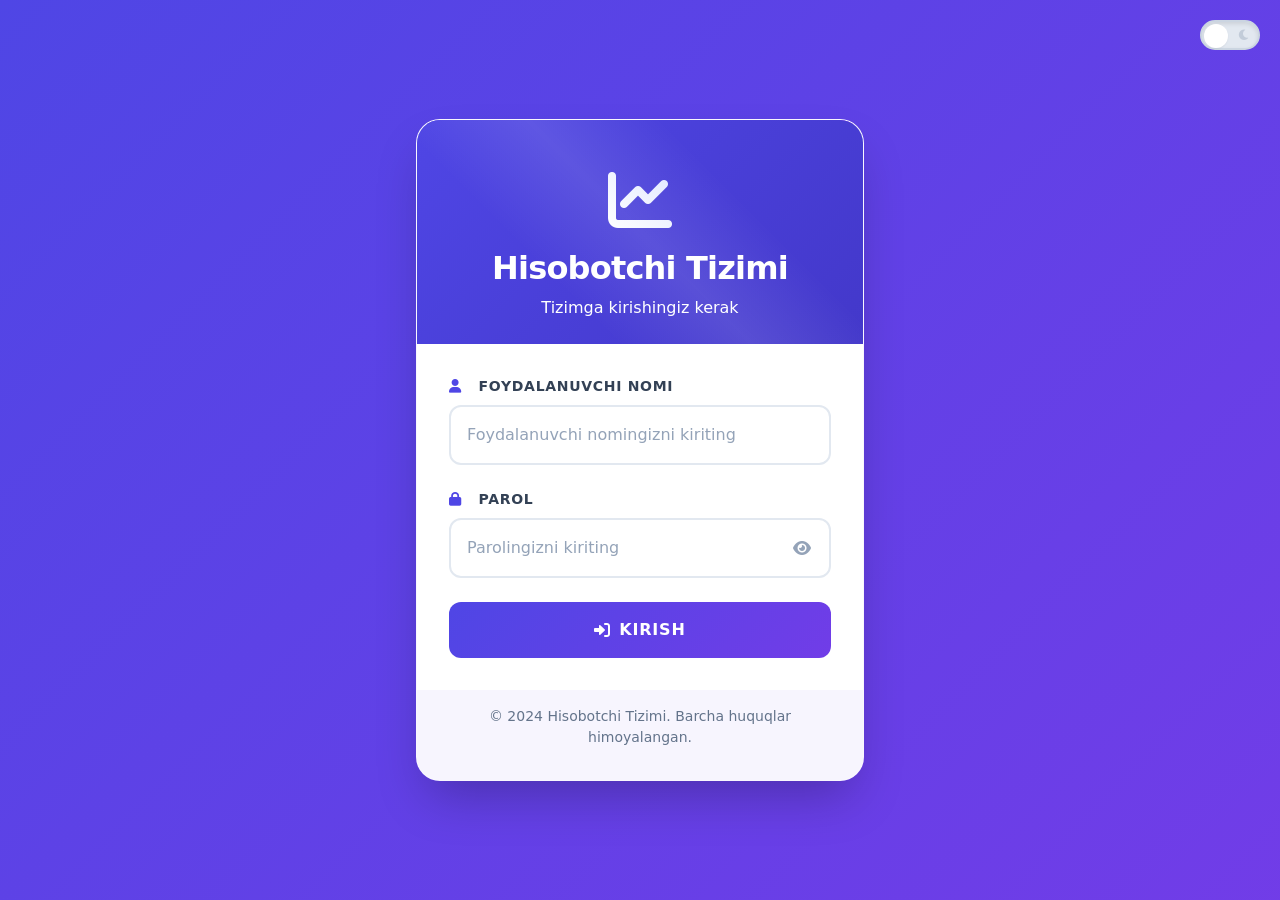
<file: frontend/index.html>
<!DOCTYPE html>
<html lang="uz">
<head>
    <meta charset="UTF-8">
    <meta name="viewport" content="width=device-width, initial-scale=1.0">
    <title>Hisobotchi Tizimi - Kirish</title>
    <link rel="stylesheet" href="css/style.css">
    <link href="https://cdnjs.cloudflare.com/ajax/libs/font-awesome/6.0.0/css/all.min.css" rel="stylesheet">
</head>
<body class="login-page">
    <div class="login-container">
        <div class="login-card transform transition-all hover:scale-105">
            <div class="login-header">
                <i class="fas fa-chart-line animate-bounce"></i>
                <h1 class="animate-fade-in-down">Hisobotchi Tizimi</h1>
                <p class="animate-fade-in-down">Tizimga kirishingiz kerak</p>
            </div>
            
            <form id="loginForm" class="login-form">
                <div class="form-group animate-fade-in-up">
                    <label for="username">
                        <i class="fas fa-user transition-transform"></i>
                        Foydalanuvchi nomi
                    </label>
                    <input type="text" id="username" name="username" required 
                           placeholder="Foydalanuvchi nomingizni kiriting"
                           class="transition-all transform hover:-translate-y-1">
                </div>
                
                <div class="form-group animate-fade-in-up">
                    <label for="password">
                        <i class="fas fa-lock transition-transform"></i>
                        Parol
                    </label>
                    <input type="password" id="password" name="password" required 
                           placeholder="Parolingizni kiriting"
                           class="transition-all transform hover:-translate-y-1">
                    <span class="password-toggle transition-all hover:scale-110" onclick="togglePassword()">
                        <i class="fas fa-eye" id="toggleIcon"></i>
                    </span>
                </div>
                
                <button type="submit" class="login-btn transition-all transform hover:-translate-y-2 hover:shadow-primary">
                    <i class="fas fa-sign-in-alt"></i>
                    <span>Kirish</span>
                </button>
            </form>
            
            <div class="login-footer animate-fade-in">
                <p>&copy; 2024 Hisobotchi Tizimi. Barcha huquqlar himoyalangan.</p>
            </div>
        </div>
    </div>
    
    <!-- Theme Toggle Button -->
    <div class="theme-toggle animate-fade-in" onclick="toggleTheme()" style="position: fixed; top: 20px; right: 20px; z-index: 1000;">
        <i class="fas fa-sun sun-icon"></i>
        <i class="fas fa-moon moon-icon"></i>
    </div>

    <!-- Toast notification -->
    <div id="toast" class="toast">
        <span id="toast-message"></span>
        <button id="toast-close">&times;</button>
    </div>
    
    <!-- Loading spinner -->
    <div id="loading" class="loading-overlay">
        <div class="spinner"></div>
    </div>
    
    <script src="js/config.js"></script>
    <script src="js/auth.js"></script>
    <script>
        function togglePassword() {
            const passwordInput = document.getElementById('password');
            const toggleIcon = document.getElementById('toggleIcon');
            
            if (passwordInput.type === 'password') {
                passwordInput.type = 'text';
                toggleIcon.classList.remove('fa-eye');
                toggleIcon.classList.add('fa-eye-slash');
            } else {
                passwordInput.type = 'password';
                toggleIcon.classList.remove('fa-eye-slash');
                toggleIcon.classList.add('fa-eye');
            }
        }
    </script>
</body>
</html>
</file>
<file: frontend/css/style.css>
/* Modern CSS Framework - Tailwind inspired with React-like components */

/* CSS Custom Properties (Tailwind-like design tokens) */
:root {
    /* Colors - Tailwind inspired palette */
    --slate-50: #f8fafc;
    --slate-100: #f1f5f9;
    --slate-200: #e2e8f0;
    --slate-300: #cbd5e1;
    --slate-400: #94a3b8;
    --slate-500: #64748b;
    --slate-600: #475569;
    --slate-700: #334155;
    --slate-800: #1e293b;
    --slate-900: #0f172a;

    --blue-50: #eff6ff;
    --blue-100: #dbeafe;
    --blue-200: #bfdbfe;
    --blue-300: #93c5fd;
    --blue-400: #60a5fa;
    --blue-500: #3b82f6;
    --blue-600: #2563eb;
    --blue-700: #1d4ed8;
    --blue-800: #1e40af;
    --blue-900: #1e3a8a;

    --indigo-500: #6366f1;
    --indigo-600: #4f46e5;
    --indigo-700: #4338ca;
    --indigo-800: #3730a3;

    --purple-500: #a855f7;
    --purple-600: #9333ea;
    --purple-700: #7c3aed;

    --pink-500: #ec4899;
    --pink-600: #db2777;

    --emerald-500: #10b981;
    --emerald-600: #059669;
    --emerald-700: #047857;

    --red-500: #ef4444;
    --red-600: #dc2626;
    --red-700: #b91c1c;

    --amber-500: #f59e0b;
    --amber-600: #d97706;

    --cyan-500: #06b6d4;
    --cyan-600: #0891b2;

    /* Spacing (Tailwind spacing scale) */
    --space-1: 0.25rem;
    --space-2: 0.5rem;
    --space-3: 0.75rem;
    --space-4: 1rem;
    --space-5: 1.25rem;
    --space-6: 1.5rem;
    --space-8: 2rem;
    --space-10: 2.5rem;
    --space-12: 3rem;
    --space-16: 4rem;
    --space-20: 5rem;
    --space-24: 6rem;

    /* Shadows (Tailwind shadows) */
    --shadow-sm: 0 1px 2px 0 rgba(0, 0, 0, 0.05);
    --shadow: 0 1px 3px 0 rgba(0, 0, 0, 0.1), 0 1px 2px 0 rgba(0, 0, 0, 0.06);
    --shadow-md: 0 4px 6px -1px rgba(0, 0, 0, 0.1), 0 2px 4px -1px rgba(0, 0, 0, 0.06);
    --shadow-lg: 0 10px 15px -3px rgba(0, 0, 0, 0.1), 0 4px 6px -2px rgba(0, 0, 0, 0.05);
    --shadow-xl: 0 20px 25px -5px rgba(0, 0, 0, 0.1), 0 10px 10px -5px rgba(0, 0, 0, 0.04);
    --shadow-2xl: 0 25px 50px -12px rgba(0, 0, 0, 0.25);
    --shadow-inner: inset 0 2px 4px 0 rgba(0, 0, 0, 0.06);

    /* Border radius (Tailwind border radius) */
    --rounded-none: 0;
    --rounded-sm: 0.125rem;
    --rounded: 0.25rem;
    --rounded-md: 0.375rem;
    --rounded-lg: 0.5rem;
    --rounded-xl: 0.75rem;
    --rounded-2xl: 1rem;
    --rounded-3xl: 1.5rem;
    --rounded-full: 9999px;

    /* Transitions */
    --transition-none: none;
    --transition-all: all 150ms cubic-bezier(0.4, 0, 0.2, 1);
    --transition-colors: color 150ms cubic-bezier(0.4, 0, 0.2, 1), background-color 150ms cubic-bezier(0.4, 0, 0.2, 1), border-color 150ms cubic-bezier(0.4, 0, 0.2, 1);
    --transition-opacity: opacity 150ms cubic-bezier(0.4, 0, 0.2, 1);
    --transition-shadow: box-shadow 150ms cubic-bezier(0.4, 0, 0.2, 1);
    --transition-transform: transform 150ms cubic-bezier(0.4, 0, 0.2, 1);

    /* Animation durations */
    --duration-75: 75ms;
    --duration-100: 100ms;
    --duration-150: 150ms;
    --duration-200: 200ms;
    --duration-300: 300ms;
    --duration-500: 500ms;
    --duration-700: 700ms;
    --duration-1000: 1000ms;

    /* Animation timing functions */
    --ease-linear: linear;
    --ease-in: cubic-bezier(0.4, 0, 1, 1);
    --ease-out: cubic-bezier(0, 0, 0.2, 1);
    --ease-in-out: cubic-bezier(0.4, 0, 0.2, 1);

    /* Typography */
    --font-sans: ui-sans-serif, system-ui, -apple-system, BlinkMacSystemFont, "Segoe UI", Roboto, "Helvetica Neue", Arial, "Noto Sans", sans-serif;
    --font-mono: ui-monospace, SFMono-Regular, "SF Mono", Consolas, "Liberation Mono", Menlo, monospace;

    /* Line heights */
    --leading-3: .75rem;
    --leading-4: 1rem;
    --leading-5: 1.25rem;
    --leading-6: 1.5rem;
    --leading-7: 1.75rem;
    --leading-8: 2rem;
    --leading-9: 2.25rem;
    --leading-10: 2.5rem;

    /* Dark mode colors */
    --dark-bg-primary: #0f0f0f;
    --dark-bg-secondary: #1a1a1a;
    --dark-bg-tertiary: #262626;
    --dark-bg-card: #1e1e1e;
    --dark-bg-modal: #1c1c1e;
    
    --dark-text-primary: #ffffff;
    --dark-text-secondary: #a1a1aa;
    --dark-text-muted: #71717a;
    
    --dark-border-primary: #404040;
    --dark-border-secondary: #525252;
    
    --dark-blue-800: #1e3a8a;
    --dark-blue-900: #1e40af;
    --dark-slate-700: #334155;
    --dark-slate-800: #1e293b;
    --dark-slate-900: #0f172a;
    
    --dark-steel-400: #6b7280;
    --dark-steel-500: #4b5563;
    --dark-steel-600: #374151;
    --dark-steel-700: #1f2937;
    --dark-steel-800: #111827;
    
    /* Legacy variables for compatibility */
    --primary-color: var(--indigo-600);
    --primary-dark: var(--indigo-700);
    --secondary-color: var(--emerald-500);
    --danger-color: var(--red-500);
    --warning-color: var(--amber-500);
    --info-color: var(--cyan-500);
    --light-color: var(--slate-50);
    --dark-color: var(--slate-800);
    --border-color: var(--slate-200);
    --transition: var(--transition-all);
}

/* Reset and Base Styles */
*,
*::before,
*::after {
    box-sizing: border-box;
    border-width: 0;
    border-style: solid;
    border-color: var(--slate-200);
}

html {
    line-height: 1.5;
    -webkit-text-size-adjust: 100%;
    -moz-tab-size: 4;
    tab-size: 4;
    font-family: var(--font-sans);
    font-feature-settings: normal;
    font-variation-settings: normal;
}

body {
    margin: 0;
    line-height: inherit;
    color: var(--slate-700);
    background-color: var(--slate-50);
    min-height: 100vh;
    font-family: var(--font-sans);
    -webkit-font-smoothing: antialiased;
    -moz-osx-font-smoothing: grayscale;
}

/* Typography */
h1, h2, h3, h4, h5, h6 {
    font-size: inherit;
    font-weight: inherit;
    margin: 0;
}

h1 { 
    font-size: 2.25rem; 
    line-height: 2.5rem;
    font-weight: 800;
    letter-spacing: -0.025em;
}

h2 { 
    font-size: 1.875rem; 
    line-height: 2.25rem;
    font-weight: 700;
    letter-spacing: -0.025em;
}

h3 { 
    font-size: 1.5rem; 
    line-height: 2rem;
    font-weight: 600;
}

p {
    margin: 0;
}

a {
    color: inherit;
    text-decoration: inherit;
}

button {
    font-family: inherit;
    font-size: 100%;
    font-weight: inherit;
    line-height: inherit;
    color: inherit;
    margin: 0;
    padding: 0;
}

input, select, textarea {
    font-family: inherit;
    font-size: 100%;
    font-weight: inherit;
    line-height: inherit;
    color: inherit;
    margin: 0;
    padding: 0;
}

table {
    text-indent: 0;
    border-color: inherit;
    border-collapse: collapse;
}

/* Modern Component Animations */
@keyframes fadeIn {
    from {
        opacity: 0;
    }
    to {
        opacity: 1;
    }
}

@keyframes fadeInUp {
    from {
        opacity: 0;
        transform: translateY(1rem);
    }
    to {
        opacity: 1;
        transform: translateY(0);
    }
}

@keyframes fadeInDown {
    from {
        opacity: 0;
        transform: translateY(-1rem);
    }
    to {
        opacity: 1;
        transform: translateY(0);
    }
}

@keyframes slideInRight {
    from {
        opacity: 0;
        transform: translateX(100%);
    }
    to {
        opacity: 1;
        transform: translateX(0);
    }
}

@keyframes slideInLeft {
    from {
        opacity: 0;
        transform: translateX(-100%);
    }
    to {
        opacity: 1;
        transform: translateX(0);
    }
}

@keyframes scaleIn {
    from {
        opacity: 0;
        transform: scale(0.95);
    }
    to {
        opacity: 1;
        transform: scale(1);
    }
}

@keyframes bounce {
    0%, 20%, 53%, 80%, 100% {
        animation-timing-function: cubic-bezier(0.215, 0.61, 0.355, 1);
        transform: translateY(0);
    }
    40%, 43% {
        animation-timing-function: cubic-bezier(0.755, 0.05, 0.855, 0.06);
        transform: translateY(-0.375rem);
    }
    70% {
        animation-timing-function: cubic-bezier(0.755, 0.05, 0.855, 0.06);
        transform: translateY(-0.1875rem);
    }
    90% {
        transform: translateY(-0.09375rem);
    }
}

@keyframes pulse {
    0%, 100% {
        opacity: 1;
    }
    50% {
        opacity: .5;
    }
}

@keyframes spin {
    from {
        transform: rotate(0deg);
    }
    to {
        transform: rotate(360deg);
    }
}

@keyframes ping {
    75%, 100% {
        transform: scale(2);
        opacity: 0;
    }
}

@keyframes wiggle {
    0%, 100% {
        transform: rotate(-3deg);
    }
    50% {
        transform: rotate(3deg);
    }
}

/* Modern Glass Effect */
@keyframes glassMorphism {
    0% {
        backdrop-filter: blur(0px);
        background: rgba(255, 255, 255, 0.1);
    }
    100% {
        backdrop-filter: blur(20px);
        background: rgba(255, 255, 255, 0.25);
    }
}

/* Modern Gradient Animations */
@keyframes gradientShift {
    0% {
        background-position: 0% 50%;
    }
    50% {
        background-position: 100% 50%;
    }
    100% {
        background-position: 0% 50%;
    }
}

/* Utility Classes - Tailwind inspired */
.animate-fade-in { animation: fadeIn var(--duration-300) var(--ease-out); }
.animate-fade-in-up { animation: fadeInUp var(--duration-500) var(--ease-out); }
.animate-fade-in-down { animation: fadeInDown var(--duration-500) var(--ease-out); }
.animate-slide-in-right { animation: slideInRight var(--duration-300) var(--ease-out); }
.animate-slide-in-left { animation: slideInLeft var(--duration-300) var(--ease-out); }
.animate-scale-in { animation: scaleIn var(--duration-200) var(--ease-out); }
.animate-bounce { animation: bounce 1s infinite; }
.animate-pulse { animation: pulse 2s cubic-bezier(0.4, 0, 0.6, 1) infinite; }
.animate-spin { animation: spin 1s linear infinite; }
.animate-ping { animation: ping 1s cubic-bezier(0, 0, 0.2, 1) infinite; }
.animate-wiggle { animation: wiggle 1s ease-in-out infinite; }
.animate-gradient { animation: gradientShift 3s ease infinite; }

/* Transition utilities */
.transition-all { transition: var(--transition-all); }
.transition-colors { transition: var(--transition-colors); }
.transition-opacity { transition: var(--transition-opacity); }
.transition-shadow { transition: var(--transition-shadow); }
.transition-transform { transition: var(--transition-transform); }

/* Transform utilities */
.transform { transform: translateX(var(--tw-translate-x, 0)) translateY(var(--tw-translate-y, 0)) rotate(var(--tw-rotate, 0)) skewX(var(--tw-skew-x, 0)) skewY(var(--tw-skew-y, 0)) scaleX(var(--tw-scale-x, 1)) scaleY(var(--tw-scale-y, 1)); }
.scale-95 { --tw-scale-x: .95; --tw-scale-y: .95; }
.scale-100 { --tw-scale-x: 1; --tw-scale-y: 1; }
.scale-105 { --tw-scale-x: 1.05; --tw-scale-y: 1.05; }
.scale-110 { --tw-scale-x: 1.1; --tw-scale-y: 1.1; }

/* Hover effects */
.hover\:scale-105:hover { --tw-scale-x: 1.05; --tw-scale-y: 1.05; }
.hover\:scale-110:hover { --tw-scale-x: 1.1; --tw-scale-y: 1.1; }
.hover\:-translate-y-1:hover { --tw-translate-y: -0.25rem; }
.hover\:-translate-y-2:hover { --tw-translate-y: -0.5rem; }

/* Modern Glass Morphism Effect */
.glass {
    background: rgba(255, 255, 255, 0.25);
    backdrop-filter: blur(20px);
    border: 1px solid rgba(255, 255, 255, 0.18);
}

.glass-dark {
    background: rgba(0, 0, 0, 0.25);
    backdrop-filter: blur(20px);
    border: 1px solid rgba(255, 255, 255, 0.18);
}

/* Modern Gradient Backgrounds */
.bg-gradient-primary {
    background: linear-gradient(135deg, var(--indigo-600), var(--purple-600));
    background-size: 200% 200%;
}

.bg-gradient-secondary {
    background: linear-gradient(135deg, var(--emerald-500), var(--cyan-500));
    background-size: 200% 200%;
}

.bg-gradient-danger {
    background: linear-gradient(135deg, var(--red-500), var(--pink-500));
    background-size: 200% 200%;
}

.bg-gradient-rainbow {
    background: linear-gradient(135deg, 
        var(--indigo-600), 
        var(--purple-600), 
        var(--pink-500), 
        var(--red-500), 
        var(--amber-500), 
        var(--emerald-500), 
        var(--cyan-500));
    background-size: 400% 400%;
}

/* Shadow utilities */
.shadow-sm { box-shadow: var(--shadow-sm); }
.shadow { box-shadow: var(--shadow); }
.shadow-md { box-shadow: var(--shadow-md); }
.shadow-lg { box-shadow: var(--shadow-lg); }
.shadow-xl { box-shadow: var(--shadow-xl); }
.shadow-2xl { box-shadow: var(--shadow-2xl); }
.shadow-inner { box-shadow: var(--shadow-inner); }
.shadow-none { box-shadow: none; }

/* Colored shadows */
.shadow-primary { box-shadow: 0 10px 15px -3px rgba(79, 70, 229, 0.4), 0 4px 6px -2px rgba(79, 70, 229, 0.05); }
.shadow-secondary { box-shadow: 0 10px 15px -3px rgba(16, 185, 129, 0.4), 0 4px 6px -2px rgba(16, 185, 129, 0.05); }
.shadow-danger { box-shadow: 0 10px 15px -3px rgba(239, 68, 68, 0.4), 0 4px 6px -2px rgba(239, 68, 68, 0.05); }

/* ===== DARK MODE STYLES ===== */
[data-theme="dark"] {
    color-scheme: dark;
}

/* Dark Mode Body */
[data-theme="dark"] body {
    background: linear-gradient(135deg, var(--dark-bg-primary) 0%, var(--dark-bg-secondary) 50%, var(--dark-steel-800) 100%);
    color: var(--dark-text-primary);
}

/* Dark Mode Login Page */
[data-theme="dark"] .login-page {
    background: linear-gradient(135deg, 
        var(--dark-slate-900), 
        var(--dark-blue-900), 
        var(--dark-steel-800),
        var(--dark-slate-800));
    background-size: 400% 400%;
}

[data-theme="dark"] .login-card {
    background: rgba(30, 30, 30, 0.95);
    backdrop-filter: blur(20px);
    border: 1px solid var(--dark-border-primary);
    box-shadow: 0 25px 50px -12px rgba(0, 0, 0, 0.8);
}

[data-theme="dark"] .login-header {
    background: linear-gradient(135deg, var(--dark-blue-900), var(--dark-slate-800));
}

[data-theme="dark"] .login-form {
    background: var(--dark-bg-card);
}

[data-theme="dark"] .form-group label {
    color: var(--dark-text-secondary);
}

[data-theme="dark"] .form-group input,
[data-theme="dark"] .form-group select,
[data-theme="dark"] .form-group textarea {
    background: var(--dark-bg-tertiary);
    border-color: var(--dark-border-primary);
    color: var(--dark-text-primary);
}

[data-theme="dark"] .form-group input::placeholder {
    color: var(--dark-text-muted);
}

[data-theme="dark"] .form-group input:focus,
[data-theme="dark"] .form-group select:focus,
[data-theme="dark"] .form-group textarea:focus {
    border-color: var(--indigo-500);
    box-shadow: 0 0 0 4px rgba(79, 70, 229, 0.2);
    background: var(--dark-bg-secondary);
}

/* Dark Mode Navigation */
[data-theme="dark"] .navbar {
    background: var(--dark-bg-card);
    border-bottom: 1px solid var(--dark-border-primary);
    box-shadow: 0 4px 6px -1px rgba(0, 0, 0, 0.3);
}

[data-theme="dark"] .nav-brand {
    color: var(--indigo-400);
}

[data-theme="dark"] .nav-link {
    color: var(--dark-text-secondary);
}

[data-theme="dark"] .nav-link:hover,
[data-theme="dark"] .nav-link.active {
    background: linear-gradient(135deg, var(--indigo-600), var(--dark-blue-800));
    color: white;
}

[data-theme="dark"] .user-info span {
    color: var(--dark-text-primary);
}

[data-theme="dark"] .user-role {
    color: var(--dark-text-muted);
}

[data-theme="dark"] .dropdown-menu {
    background: var(--dark-bg-modal);
    border: 1px solid var(--dark-border-primary);
    box-shadow: 0 20px 25px -5px rgba(0, 0, 0, 0.4);
}

[data-theme="dark"] .dropdown-menu a {
    color: var(--dark-text-primary);
}

[data-theme="dark"] .dropdown-menu a:hover {
    background: var(--dark-bg-tertiary);
    color: var(--indigo-400);
}

/* Dark Mode Main Content */
[data-theme="dark"] .main-content {
    background: transparent;
}

[data-theme="dark"] .welcome-section h1 {
    color: var(--dark-text-primary);
}

[data-theme="dark"] .welcome-section p {
    color: var(--dark-text-secondary);
}

/* Dark Mode Cards */
[data-theme="dark"] .stat-card {
    background: var(--dark-bg-card);
    border: 1px solid var(--dark-border-primary);
    box-shadow: 0 4px 6px -1px rgba(0, 0, 0, 0.3);
}

[data-theme="dark"] .stat-card:hover {
    box-shadow: 0 20px 25px -5px rgba(0, 0, 0, 0.4);
    border-color: var(--dark-border-secondary);
}

[data-theme="dark"] .stat-info h3 {
    color: var(--dark-text-primary);
}

[data-theme="dark"] .stat-info p {
    color: var(--dark-text-secondary);
}

/* Dark Mode Buttons */
[data-theme="dark"] .btn-secondary {
    background: var(--dark-bg-tertiary);
    color: var(--dark-text-primary);
    border: 1px solid var(--dark-border-primary);
}

[data-theme="dark"] .btn-secondary:hover {
    background: var(--dark-bg-modal);
    border-color: var(--dark-border-secondary);
}

[data-theme="dark"] .action-btn {
    background: var(--dark-bg-card);
    border-color: var(--dark-border-primary);
    color: var(--dark-text-primary);
}

[data-theme="dark"] .action-btn:hover {
    border-color: var(--indigo-500);
    color: var(--indigo-400);
    box-shadow: 0 4px 6px -1px rgba(0, 0, 0, 0.3);
}

/* Dark Mode Recent Activity */
[data-theme="dark"] .recent-activity {
    background: var(--dark-bg-card);
    border: 1px solid var(--dark-border-primary);
}

[data-theme="dark"] .recent-activity h2 {
    color: var(--dark-text-primary);
}

[data-theme="dark"] .activity-item:hover {
    background: var(--dark-bg-tertiary);
}

[data-theme="dark"] .activity-content p {
    color: var(--dark-text-primary);
}

[data-theme="dark"] .activity-time {
    color: var(--dark-text-muted);
}

/* Dark Mode Modals */
[data-theme="dark"] .modal {
    background-color: rgba(0, 0, 0, 0.8);
}

[data-theme="dark"] .modal-content {
    background: var(--dark-bg-modal);
    border: 1px solid var(--dark-border-primary);
    box-shadow: 0 25px 50px -12px rgba(0, 0, 0, 0.8);
}

[data-theme="dark"] .modal-header {
    border-bottom-color: var(--dark-border-primary);
}

[data-theme="dark"] .modal-header h3 {
    color: var(--dark-text-primary);
}

[data-theme="dark"] .close {
    color: var(--dark-text-secondary);
}

[data-theme="dark"] .close:hover {
    color: var(--red-400);
}

/* Dark Mode Tables */
[data-theme="dark"] .table-container {
    background: var(--dark-bg-card);
    border: 1px solid var(--dark-border-primary);
}

[data-theme="dark"] table thead {
    background: var(--dark-bg-tertiary);
}

[data-theme="dark"] th {
    color: var(--dark-text-primary);
    border-bottom-color: var(--dark-border-primary);
}

[data-theme="dark"] td {
    color: var(--dark-text-secondary);
    border-bottom-color: var(--dark-border-primary);
}

[data-theme="dark"] tbody tr:hover {
    background: var(--dark-bg-tertiary);
}

/* Dark Mode Toast */
[data-theme="dark"] .toast {
    background: var(--dark-bg-modal);
    color: var(--dark-text-primary);
    border: 1px solid var(--dark-border-primary);
    box-shadow: 0 20px 25px -5px rgba(0, 0, 0, 0.4);
}

/* Dark Mode Loading */
[data-theme="dark"] .loading-overlay {
    background: rgba(15, 15, 15, 0.9);
}

[data-theme="dark"] .spinner {
    border-color: var(--dark-border-primary);
    border-left-color: var(--indigo-500);
}

/* Dark Mode Filter Section */
[data-theme="dark"] .filters-section {
    background: var(--dark-bg-card);
    border: 1px solid var(--dark-border-primary);
    border-radius: var(--rounded-xl);
    padding: var(--space-6);
    margin-bottom: var(--space-6);
}

[data-theme="dark"] .filter-group label {
    color: var(--dark-text-secondary);
}

/* Dark Mode Page Header */
[data-theme="dark"] .page-header {
    border-bottom-color: var(--dark-border-primary);
}

[data-theme="dark"] .page-title {
    color: var(--dark-text-primary);
}

/* Dark Mode Empty State */
[data-theme="dark"] .empty-state {
    color: var(--dark-text-secondary);
}

[data-theme="dark"] .empty-state h3 {
    color: var(--dark-text-primary);
}

/* Dark Mode User Cards */
[data-theme="dark"] .user-avatar .avatar-placeholder {
    background: linear-gradient(135deg, var(--indigo-600), var(--dark-blue-800));
    color: white;
}

[data-theme="dark"] .user-name strong {
    color: var(--dark-text-primary);
}

[data-theme="dark"] .username {
    color: var(--dark-text-muted);
}

/* Dark Mode Badges */
[data-theme="dark"] .role-badge {
    background: var(--dark-bg-tertiary);
    color: var(--dark-text-primary);
    border: 1px solid var(--dark-border-primary);
}

[data-theme="dark"] .status-badge.active {
    background: rgba(16, 185, 129, 0.2);
    color: var(--emerald-400);
    border: 1px solid var(--emerald-600);
}

[data-theme="dark"] .status-badge.inactive {
    background: rgba(239, 68, 68, 0.2);
    color: var(--red-400);
    border: 1px solid var(--red-600);
}

/* Dark Mode Action Buttons */
[data-theme="dark"] .btn-icon {
    background: var(--dark-bg-tertiary);
    border: 1px solid var(--dark-border-primary);
    color: var(--dark-text-secondary);
}

[data-theme="dark"] .btn-icon:hover {
    background: var(--dark-bg-modal);
    border-color: var(--dark-border-secondary);
}

[data-theme="dark"] .btn-edit:hover {
    color: var(--blue-400);
    border-color: var(--blue-500);
}

[data-theme="dark"] .btn-delete:hover {
    color: var(--red-400);
    border-color: var(--red-500);
}

[data-theme="dark"] .btn-view:hover {
    color: var(--emerald-400);
    border-color: var(--emerald-500);
}

/* ===== THEME TOGGLE BUTTON ===== */
.theme-toggle {
    position: relative;
    width: 60px;
    height: 30px;
    background: var(--slate-200);
    border-radius: var(--rounded-full);
    cursor: pointer;
    transition: var(--transition-all);
    border: 2px solid var(--slate-300);
    box-shadow: inset 0 2px 4px rgba(0, 0, 0, 0.1);
    margin-left: var(--space-4);
    display: flex;
    align-items: center;
    justify-content: space-between;
    padding: 0 var(--space-2);
}

.theme-toggle:hover {
    transform: scale(1.05);
    box-shadow: var(--shadow-md);
}

.theme-toggle::before {
    content: '';
    position: absolute;
    top: 2px;
    left: 2px;
    width: 24px;
    height: 24px;
    background: white;
    border-radius: var(--rounded-full);
    transition: var(--transition-all);
    box-shadow: var(--shadow-sm);
    z-index: 2;
}

.theme-toggle .sun-icon,
.theme-toggle .moon-icon {
    font-size: 0.75rem;
    z-index: 1;
    transition: var(--transition-all);
}

.theme-toggle .sun-icon {
    color: var(--amber-500);
}

.theme-toggle .moon-icon {
    color: var(--slate-400);
}

/* Dark mode toggle styles */
[data-theme="dark"] .theme-toggle {
    background: var(--dark-bg-tertiary);
    border-color: var(--dark-border-primary);
}

[data-theme="dark"] .theme-toggle::before {
    transform: translateX(28px);
    background: var(--dark-bg-modal);
    box-shadow: 0 2px 4px rgba(0, 0, 0, 0.3);
}

[data-theme="dark"] .theme-toggle .sun-icon {
    color: var(--slate-500);
}

[data-theme="dark"] .theme-toggle .moon-icon {
    color: var(--blue-400);
}

[data-theme="dark"] .theme-toggle:hover {
    box-shadow: 0 4px 6px -1px rgba(0, 0, 0, 0.4);
}

/* Theme toggle animation */
@keyframes toggleSlide {
    from {
        transform: translateX(0);
    }
    to {
        transform: translateX(28px);
    }
}

.theme-toggle.toggling::before {
    animation: toggleSlide 0.3s ease-in-out;
}

/* Responsive theme toggle */
@media (max-width: 768px) {
    .theme-toggle {
        width: 50px;
        height: 25px;
        margin-left: var(--space-2);
    }
    
    .theme-toggle::before {
        width: 19px;
        height: 19px;
    }
    
    [data-theme="dark"] .theme-toggle::before {
        transform: translateX(23px);
    }
    
    .theme-toggle .sun-icon,
    .theme-toggle .moon-icon {
        font-size: 0.625rem;
    }
}

/* Additional components styling */
.filters-section {
    background: white;
    border-radius: var(--rounded-xl);
    padding: var(--space-6);
    margin-bottom: var(--space-6);
    box-shadow: var(--shadow);
    border: 1px solid var(--slate-200);
}

.filters-grid {
    display: grid;
    grid-template-columns: repeat(auto-fit, minmax(200px, 1fr));
    gap: var(--space-4);
}

.filter-group {
    display: flex;
    flex-direction: column;
    gap: var(--space-2);
}

.filter-group label {
    font-weight: 600;
    color: var(--slate-700);
    font-size: 0.875rem;
}

.filter-group select,
.filter-group input {
    padding: var(--space-3) var(--space-4);
    border: 2px solid var(--slate-200);
    border-radius: var(--rounded-lg);
    transition: var(--transition-all);
    background: white;
    font-size: 0.875rem;
}

.filter-group select:focus,
.filter-group input:focus {
    outline: none;
    border-color: var(--indigo-500);
    box-shadow: 0 0 0 3px rgba(79, 70, 229, 0.1);
}

.loading-indicator {
    display: flex;
    flex-direction: column;
    align-items: center;
    justify-content: center;
    padding: var(--space-16);
    gap: var(--space-4);
}

.loading-indicator p {
    color: var(--slate-500);
    font-weight: 500;
}

.empty-state {
    display: flex;
    flex-direction: column;
    align-items: center;
    justify-content: center;
    padding: var(--space-16);
    text-align: center;
    gap: var(--space-4);
}

.empty-state i {
    font-size: 4rem;
    color: var(--slate-300);
    margin-bottom: var(--space-4);
}

.empty-state h3 {
    color: var(--slate-700);
    margin-bottom: var(--space-2);
}

.empty-state p {
    color: var(--slate-500);
    max-width: 400px;
}

/* User avatar styles */
.user-avatar {
    display: flex;
    align-items: center;
    justify-content: center;
}

.avatar-img {
    width: 40px;
    height: 40px;
    border-radius: var(--rounded-full);
    object-fit: cover;
    border: 2px solid var(--slate-200);
}

.avatar-placeholder {
    width: 40px;
    height: 40px;
    border-radius: var(--rounded-full);
    background: linear-gradient(135deg, var(--indigo-500), var(--purple-500));
    color: white;
    display: flex;
    align-items: center;
    justify-content: center;
    font-weight: 700;
    font-size: 0.875rem;
    text-transform: uppercase;
}

.user-name {
    display: flex;
    flex-direction: column;
    gap: var(--space-1);
}

.username {
    font-size: 0.75rem;
    color: var(--slate-500);
    font-weight: 500;
}

/* Badge styles */
.role-badge {
    padding: var(--space-1) var(--space-3);
    border-radius: var(--rounded-full);
    font-size: 0.75rem;
    font-weight: 600;
    text-transform: uppercase;
    letter-spacing: 0.05em;
    border: 1px solid;
}

.role-badge.user {
    background: rgba(99, 102, 241, 0.1);
    color: var(--indigo-700);
    border-color: var(--indigo-200);
}

.role-badge.hr {
    background: rgba(16, 185, 129, 0.1);
    color: var(--emerald-700);
    border-color: var(--emerald-200);
}

.role-badge.admin {
    background: rgba(245, 158, 11, 0.1);
    color: var(--amber-700);
    border-color: var(--amber-200);
}

.role-badge.superadmin {
    background: rgba(239, 68, 68, 0.1);
    color: var(--red-700);
    border-color: var(--red-200);
}

.status-badge {
    display: flex;
    align-items: center;
    gap: var(--space-1);
    padding: var(--space-1) var(--space-3);
    border-radius: var(--rounded-full);
    font-size: 0.75rem;
    font-weight: 600;
    text-transform: uppercase;
    letter-spacing: 0.05em;
    border: 1px solid;
}

.status-badge.active {
    background: rgba(16, 185, 129, 0.1);
    color: var(--emerald-700);
    border-color: var(--emerald-200);
}

.status-badge.inactive {
    background: rgba(239, 68, 68, 0.1);
    color: var(--red-700);
    border-color: var(--red-200);
}

.status-badge i {
    font-size: 0.5rem;
}

/* Action buttons */
.action-buttons {
    display: flex;
    gap: var(--space-2);
    align-items: center;
}

.btn-icon {
    width: 32px;
    height: 32px;
    border-radius: var(--rounded-lg);
    border: 1px solid var(--slate-200);
    background: white;
    color: var(--slate-500);
    display: flex;
    align-items: center;
    justify-content: center;
    cursor: pointer;
    transition: var(--transition-all);
    font-size: 0.875rem;
}

.btn-icon:hover {
    transform: scale(1.1);
    box-shadow: var(--shadow-md);
}

.btn-edit:hover {
    color: var(--blue-600);
    border-color: var(--blue-300);
    background: rgba(59, 130, 246, 0.05);
}

.btn-delete:hover {
    color: var(--red-600);
    border-color: var(--red-300);
    background: rgba(239, 68, 68, 0.05);
}

.btn-view:hover {
    color: var(--emerald-600);
    border-color: var(--emerald-300);
    background: rgba(16, 185, 129, 0.05);
}

/* Form grid for modal */
.form-grid {
    display: grid;
    grid-template-columns: repeat(auto-fit, minmax(250px, 1fr));
    gap: var(--space-4);
}

.modal-actions {
    display: flex;
    gap: var(--space-3);
    justify-content: flex-end;
    margin-top: var(--space-6);
    padding-top: var(--space-4);
    border-top: 1px solid var(--slate-200);
}

[data-theme="dark"] .modal-actions {
    border-top-color: var(--dark-border-primary);
}

.text-danger {
    color: var(--red-600);
    font-weight: 500;
}

[data-theme="dark"] .text-danger {
    color: var(--red-400);
}

/* ===== TASKS GRID STYLES ===== */
.tasks-grid {
    display: grid;
    grid-template-columns: repeat(auto-fill, minmax(350px, 1fr));
    gap: var(--space-6);
    margin-bottom: var(--space-8);
}

.task-card {
    background: white;
    border-radius: var(--rounded-xl);
    padding: var(--space-6);
    box-shadow: var(--shadow);
    border: 1px solid var(--slate-200);
    transition: var(--transition-all);
    position: relative;
    overflow: hidden;
    cursor: pointer;
}

.task-card::before {
    content: '';
    position: absolute;
    top: 0;
    left: 0;
    width: 4px;
    height: 100%;
    transition: var(--transition-all);
}

.task-card.priority-low::before { background: var(--emerald-500); }
.task-card.priority-medium::before { background: var(--blue-500); }
.task-card.priority-high::before { background: var(--amber-500); }
.task-card.priority-urgent::before { background: var(--red-500); }

.task-card:hover {
    transform: translateY(-4px);
    box-shadow: var(--shadow-lg);
    border-color: var(--slate-300);
}

.task-header {
    display: flex;
    justify-content: space-between;
    align-items: flex-start;
    margin-bottom: var(--space-4);
}

.task-title {
    font-size: 1.125rem;
    font-weight: 700;
    color: var(--slate-800);
    margin-bottom: var(--space-2);
    line-height: 1.4;
}

.task-priority {
    padding: var(--space-1) var(--space-3);
    border-radius: var(--rounded-full);
    font-size: 0.75rem;
    font-weight: 600;
    text-transform: uppercase;
    letter-spacing: 0.05em;
    border: 1px solid;
    flex-shrink: 0;
}

.task-priority.low {
    background: rgba(16, 185, 129, 0.1);
    color: var(--emerald-700);
    border-color: var(--emerald-200);
}

.task-priority.medium {
    background: rgba(59, 130, 246, 0.1);
    color: var(--blue-700);
    border-color: var(--blue-200);
}

.task-priority.high {
    background: rgba(245, 158, 11, 0.1);
    color: var(--amber-700);
    border-color: var(--amber-200);
}

.task-priority.urgent {
    background: rgba(239, 68, 68, 0.1);
    color: var(--red-700);
    border-color: var(--red-200);
}

.task-description {
    color: var(--slate-600);
    font-size: 0.875rem;
    line-height: 1.5;
    margin-bottom: var(--space-4);
    display: -webkit-box;
    -webkit-line-clamp: 3;
    -webkit-box-orient: vertical;
    overflow: hidden;
}

.task-meta {
    display: flex;
    justify-content: space-between;
    align-items: center;
    margin-bottom: var(--space-4);
    font-size: 0.75rem;
    color: var(--slate-500);
}

.task-assignee {
    display: flex;
    align-items: center;
    gap: var(--space-2);
}

.task-assignee-avatar {
    width: 24px;
    height: 24px;
    border-radius: var(--rounded-full);
    background: linear-gradient(135deg, var(--indigo-500), var(--purple-500));
    color: white;
    display: flex;
    align-items: center;
    justify-content: center;
    font-weight: 700;
    font-size: 0.625rem;
    text-transform: uppercase;
}

.task-due-date {
    display: flex;
    align-items: center;
    gap: var(--space-1);
}

.task-due-date.overdue {
    color: var(--red-600);
    font-weight: 600;
}

.task-due-date.due-soon {
    color: var(--amber-600);
    font-weight: 600;
}

.task-footer {
    display: flex;
    justify-content: space-between;
    align-items: center;
}

.task-status {
    padding: var(--space-1) var(--space-3);
    border-radius: var(--rounded-full);
    font-size: 0.75rem;
    font-weight: 600;
    text-transform: uppercase;
    letter-spacing: 0.05em;
    border: 1px solid;
    display: flex;
    align-items: center;
    gap: var(--space-1);
}

.task-status.pending {
    background: rgba(100, 116, 139, 0.1);
    color: var(--slate-700);
    border-color: var(--slate-200);
}

.task-status.in_progress {
    background: rgba(59, 130, 246, 0.1);
    color: var(--blue-700);
    border-color: var(--blue-200);
}

.task-status.completed {
    background: rgba(16, 185, 129, 0.1);
    color: var(--emerald-700);
    border-color: var(--emerald-200);
}

.task-status.cancelled {
    background: rgba(239, 68, 68, 0.1);
    color: var(--red-700);
    border-color: var(--red-200);
}

.task-actions {
    display: flex;
    gap: var(--space-2);
    opacity: 0;
    transition: var(--transition-all);
}

.task-card:hover .task-actions {
    opacity: 1;
}

.task-action-btn {
    width: 28px;
    height: 28px;
    border-radius: var(--rounded-lg);
    border: 1px solid var(--slate-200);
    background: white;
    color: var(--slate-500);
    display: flex;
    align-items: center;
    justify-content: center;
    cursor: pointer;
    transition: var(--transition-all);
    font-size: 0.75rem;
}

.task-action-btn:hover {
    transform: scale(1.1);
    box-shadow: var(--shadow-md);
}

.task-action-btn.complete:hover {
    color: var(--emerald-600);
    border-color: var(--emerald-300);
    background: rgba(16, 185, 129, 0.05);
}

.task-action-btn.edit:hover {
    color: var(--blue-600);
    border-color: var(--blue-300);
    background: rgba(59, 130, 246, 0.05);
}

.task-action-btn.delete:hover {
    color: var(--red-600);
    border-color: var(--red-300);
    background: rgba(239, 68, 68, 0.05);
}

/* Task Detail Styles */
.task-detail-grid {
    display: grid;
    grid-template-columns: repeat(auto-fit, minmax(200px, 1fr));
    gap: var(--space-4);
    margin-bottom: var(--space-6);
}

.task-detail-item {
    display: flex;
    flex-direction: column;
    gap: var(--space-1);
}

.task-detail-label {
    font-size: 0.75rem;
    font-weight: 600;
    color: var(--slate-500);
    text-transform: uppercase;
    letter-spacing: 0.05em;
}

.task-detail-value {
    font-size: 0.875rem;
    font-weight: 500;
    color: var(--slate-700);
}

.task-progress-bar {
    width: 100%;
    height: 8px;
    background: var(--slate-200);
    border-radius: var(--rounded-full);
    overflow: hidden;
    margin: var(--space-2) 0;
}

.task-progress-fill {
    height: 100%;
    background: linear-gradient(90deg, var(--indigo-500), var(--purple-500));
    border-radius: var(--rounded-full);
    transition: width 0.3s ease;
}

/* Dark Mode Task Styles */
[data-theme="dark"] .task-card {
    background: var(--dark-bg-card);
    border-color: var(--dark-border-primary);
}

[data-theme="dark"] .task-card:hover {
    border-color: var(--dark-border-secondary);
    box-shadow: 0 20px 25px -5px rgba(0, 0, 0, 0.4);
}

[data-theme="dark"] .task-title {
    color: var(--dark-text-primary);
}

[data-theme="dark"] .task-description {
    color: var(--dark-text-secondary);
}

[data-theme="dark"] .task-meta {
    color: var(--dark-text-muted);
}

[data-theme="dark"] .task-due-date.overdue {
    color: var(--red-400);
}

[data-theme="dark"] .task-due-date.due-soon {
    color: var(--amber-400);
}

[data-theme="dark"] .task-priority.low {
    background: rgba(16, 185, 129, 0.2);
    color: var(--emerald-400);
    border-color: var(--emerald-600);
}

[data-theme="dark"] .task-priority.medium {
    background: rgba(59, 130, 246, 0.2);
    color: var(--blue-400);
    border-color: var(--blue-600);
}

[data-theme="dark"] .task-priority.high {
    background: rgba(245, 158, 11, 0.2);
    color: var(--amber-400);
    border-color: var(--amber-600);
}

[data-theme="dark"] .task-priority.urgent {
    background: rgba(239, 68, 68, 0.2);
    color: var(--red-400);
    border-color: var(--red-600);
}

[data-theme="dark"] .task-status.pending {
    background: rgba(100, 116, 139, 0.2);
    color: var(--slate-400);
    border-color: var(--slate-600);
}

[data-theme="dark"] .task-status.in_progress {
    background: rgba(59, 130, 246, 0.2);
    color: var(--blue-400);
    border-color: var(--blue-600);
}

[data-theme="dark"] .task-status.completed {
    background: rgba(16, 185, 129, 0.2);
    color: var(--emerald-400);
    border-color: var(--emerald-600);
}

[data-theme="dark"] .task-status.cancelled {
    background: rgba(239, 68, 68, 0.2);
    color: var(--red-400);
    border-color: var(--red-600);
}

[data-theme="dark"] .task-action-btn {
    background: var(--dark-bg-tertiary);
    border-color: var(--dark-border-primary);
    color: var(--dark-text-secondary);
}

[data-theme="dark"] .task-action-btn:hover {
    background: var(--dark-bg-modal);
    border-color: var(--dark-border-secondary);
}

[data-theme="dark"] .task-action-btn.complete:hover {
    color: var(--emerald-400);
    border-color: var(--emerald-500);
}

[data-theme="dark"] .task-action-btn.edit:hover {
    color: var(--blue-400);
    border-color: var(--blue-500);
}

[data-theme="dark"] .task-action-btn.delete:hover {
    color: var(--red-400);
    border-color: var(--red-500);
}

[data-theme="dark"] .task-detail-label {
    color: var(--dark-text-muted);
}

[data-theme="dark"] .task-detail-value {
    color: var(--dark-text-secondary);
}

[data-theme="dark"] .task-progress-bar {
    background: var(--dark-bg-tertiary);
}

/* Responsive Tasks Grid */
@media (max-width: 768px) {
    .tasks-grid {
        grid-template-columns: 1fr;
        gap: var(--space-4);
    }
    
    .task-header {
        flex-direction: column;
        gap: var(--space-2);
        align-items: flex-start;
    }
    
    .task-footer {
        flex-direction: column;
        gap: var(--space-3);
        align-items: flex-start;
    }
    
    .task-actions {
        opacity: 1;
    }
}

/* Login Page Styles */
.login-page {
    background: linear-gradient(135deg, var(--indigo-600), var(--purple-600), var(--pink-500));
    background-size: 400% 400%;
    animation: gradientShift 8s ease infinite;
    min-height: 100vh;
    display: flex;
    align-items: center;
    justify-content: center;
    padding: var(--space-4);
    position: relative;
    overflow: hidden;
}

.login-page::before {
    content: '';
    position: absolute;
    top: 0;
    left: 0;
    right: 0;
    bottom: 0;
    background: url('data:image/svg+xml,<svg xmlns="http://www.w3.org/2000/svg" viewBox="0 0 100 100"><defs><pattern id="grain" width="100" height="100" patternUnits="userSpaceOnUse"><circle cx="50" cy="50" r="1" fill="white" opacity="0.1"/></pattern></defs><rect width="100" height="100" fill="url(%23grain)"/></svg>');
    animation: pulse 4s ease-in-out infinite;
}

.login-container {
    width: 100%;
    max-width: 28rem;
    position: relative;
    z-index: 10;
}

.login-card {
    background: rgba(255, 255, 255, 0.95);
    backdrop-filter: blur(20px);
    border: 1px solid rgba(255, 255, 255, 0.2);
    border-radius: var(--rounded-3xl);
    box-shadow: var(--shadow-2xl);
    overflow: hidden;
    animation: fadeInUp var(--duration-700) var(--ease-out);
    position: relative;
}

.login-card::before {
    content: '';
    position: absolute;
    top: 0;
    left: 0;
    right: 0;
    height: 4px;
    background: linear-gradient(90deg, var(--indigo-600), var(--purple-600), var(--pink-500), var(--indigo-600));
    background-size: 300% 100%;
    animation: gradientShift 3s ease infinite;
}

.login-header {
    text-align: center;
    padding: var(--space-12) var(--space-8) var(--space-6);
    background: linear-gradient(135deg, var(--indigo-600), var(--indigo-700));
    color: white;
    position: relative;
    overflow: hidden;
}

.login-header::before {
    content: '';
    position: absolute;
    top: 0;
    left: 0;
    right: 0;
    bottom: 0;
    background: linear-gradient(45deg, transparent 30%, rgba(255, 255, 255, 0.1) 50%, transparent 70%);
    animation: shimmer 3s ease-in-out infinite;
}

@keyframes shimmer {
    0% { transform: translateX(-100%); }
    100% { transform: translateX(100%); }
}

.login-header i {
    font-size: 4rem;
    margin-bottom: var(--space-4);
    animation: bounce 2s ease-in-out infinite;
    background: linear-gradient(45deg, #ffffff, #e0e7ff);
    -webkit-background-clip: text;
    -webkit-text-fill-color: transparent;
    background-clip: text;
}

.login-header h1 {
    margin-bottom: var(--space-2);
    font-size: 2rem;
    font-weight: 800;
    letter-spacing: -0.025em;
    animation: fadeInDown var(--duration-500) var(--ease-out) 0.2s both;
}

.login-header p {
    opacity: 0.9;
    font-size: 1rem;
    font-weight: 500;
    animation: fadeInDown var(--duration-500) var(--ease-out) 0.4s both;
}

.login-form {
    padding: var(--space-8);
    background: white;
}

.form-group {
    margin-bottom: var(--space-6);
    position: relative;
    animation: fadeInUp var(--duration-300) var(--ease-out);
}

.form-group:nth-child(1) { animation-delay: 0.1s; }
.form-group:nth-child(2) { animation-delay: 0.2s; }
.form-group:nth-child(3) { animation-delay: 0.3s; }

.form-group label {
    display: block;
    margin-bottom: var(--space-2);
    font-weight: 600;
    color: var(--slate-700);
    font-size: 0.875rem;
    text-transform: uppercase;
    letter-spacing: 0.05em;
    transition: var(--transition-colors);
}

.form-group label i {
    margin-right: var(--space-2);
    color: var(--indigo-600);
    width: 16px;
    transition: var(--transition-transform);
}

.form-group:focus-within label i {
    transform: scale(1.1);
    color: var(--indigo-700);
}

.form-group input {
    width: 100%;
    padding: var(--space-4) var(--space-4);
    border: 2px solid var(--slate-200);
    border-radius: var(--rounded-xl);
    font-size: 1rem;
    font-weight: 500;
    transition: var(--transition-all);
    background: white;
    position: relative;
}

.form-group input::placeholder {
    color: var(--slate-400);
    font-weight: 400;
}

.form-group input:focus {
    outline: none;
    border-color: var(--indigo-600);
    box-shadow: 0 0 0 4px rgba(79, 70, 229, 0.1);
    transform: translateY(-2px);
}

.form-group input:focus + .password-toggle {
    color: var(--indigo-600);
}

.password-toggle {
    position: absolute;
    right: var(--space-4);
    top: 2.75rem;
    cursor: pointer;
    color: var(--slate-400);
    transition: var(--transition-all);
    padding: var(--space-1);
    border-radius: var(--rounded);
}

.password-toggle:hover {
    color: var(--indigo-600);
    background: var(--slate-100);
    transform: scale(1.1);
}

.login-btn {
    width: 100%;
    padding: var(--space-4) var(--space-6);
    background: linear-gradient(135deg, var(--indigo-600), var(--purple-600));
    background-size: 200% 200%;
    color: white;
    border: none;
    border-radius: var(--rounded-xl);
    font-size: 1rem;
    font-weight: 700;
    cursor: pointer;
    transition: var(--transition-all);
    display: flex;
    align-items: center;
    justify-content: center;
    gap: var(--space-2);
    position: relative;
    overflow: hidden;
    animation: fadeInUp var(--duration-300) var(--ease-out) 0.4s both;
    text-transform: uppercase;
    letter-spacing: 0.05em;
}

.login-btn::before {
    content: '';
    position: absolute;
    top: 0;
    left: -100%;
    width: 100%;
    height: 100%;
    background: linear-gradient(90deg, transparent, rgba(255, 255, 255, 0.2), transparent);
    transition: left var(--duration-700) var(--ease-out);
}

.login-btn:hover::before {
    left: 100%;
}

.login-btn:hover {
    transform: translateY(-3px);
    box-shadow: var(--shadow-xl);
    background-position: 100% 0;
    animation: gradientShift 1.5s ease infinite;
}

.login-btn:active {
    transform: translateY(-1px);
    box-shadow: var(--shadow-lg);
}

.login-btn:disabled {
    opacity: 0.7;
    cursor: not-allowed;
    transform: none;
    animation: pulse 2s infinite;
}

.login-footer {
    padding: var(--space-4) var(--space-8) var(--space-8);
    text-align: center;
    color: var(--slate-500);
    font-size: 0.875rem;
    font-weight: 500;
    animation: fadeIn var(--duration-500) var(--ease-out) 0.6s both;
}

/* Navigation Bar */
.navbar {
    background: white;
    box-shadow: var(--shadow);
    padding: 0 2rem;
    display: flex;
    align-items: center;
    justify-content: space-between;
    height: 70px;
    position: sticky;
    top: 0;
    z-index: 1000;
}

.nav-brand {
    display: flex;
    align-items: center;
    gap: 0.75rem;
    font-size: 1.25rem;
    font-weight: 700;
    color: var(--primary-color);
}

.nav-brand i {
    font-size: 1.5rem;
}

.nav-menu {
    display: flex;
    gap: 1rem;
}

.nav-link {
    display: flex;
    align-items: center;
    gap: 0.5rem;
    padding: 0.5rem 1rem;
    text-decoration: none;
    color: #64748b;
    border-radius: 8px;
    transition: var(--transition);
    font-weight: 500;
}

.nav-link:hover,
.nav-link.active {
    background: var(--primary-color);
    color: white;
}

.nav-user {
    display: flex;
    align-items: center;
    gap: 1rem;
}

.user-info {
    text-align: right;
}

.user-info span {
    display: block;
}

.user-role {
    font-size: 0.75rem;
    color: #6b7280;
    text-transform: uppercase;
    letter-spacing: 0.05em;
}

.user-dropdown {
    position: relative;
    cursor: pointer;
}

.user-dropdown i {
    font-size: 1.75rem;
    color: var(--primary-color);
    transition: var(--transition);
}

.user-dropdown:hover i {
    color: var(--primary-dark);
}

.dropdown-menu {
    position: absolute;
    top: 100%;
    right: 0;
    background: white;
    border-radius: 8px;
    box-shadow: var(--shadow-lg);
    min-width: 160px;
    overflow: hidden;
    opacity: 0;
    visibility: hidden;
    transform: translateY(-10px);
    transition: var(--transition);
}

.user-dropdown:hover .dropdown-menu {
    opacity: 1;
    visibility: visible;
    transform: translateY(0);
}

.dropdown-menu a {
    display: flex;
    align-items: center;
    gap: 0.5rem;
    padding: 0.75rem 1rem;
    text-decoration: none;
    color: var(--dark-color);
    transition: var(--transition);
}

.dropdown-menu a:hover {
    background: var(--light-color);
    color: var(--primary-color);
}

/* Main Content */
.main-content {
    padding: 2rem;
    max-width: 1400px;
    margin: 0 auto;
}

.welcome-section {
    margin-bottom: 2rem;
}

.welcome-section h1 {
    color: var(--dark-color);
    margin-bottom: 0.5rem;
}

.welcome-section p {
    color: #6b7280;
    font-size: 1.1rem;
}

/* Statistics Grid */
.stats-grid {
    display: grid;
    grid-template-columns: repeat(auto-fit, minmax(250px, 1fr));
    gap: 1.5rem;
    margin-bottom: 2rem;
}

.stat-card {
    background: white;
    border-radius: 16px;
    padding: 1.5rem;
    box-shadow: var(--shadow);
    display: flex;
    align-items: center;
    gap: 1rem;
    transition: var(--transition);
    cursor: pointer;
}

.stat-card:hover {
    transform: translateY(-5px);
    box-shadow: var(--shadow-lg);
}

.stat-icon {
    width: 60px;
    height: 60px;
    border-radius: 12px;
    display: flex;
    align-items: center;
    justify-content: center;
    font-size: 1.5rem;
    color: white;
}

.stat-card:nth-child(1) .stat-icon { background: var(--primary-color); }
.stat-card:nth-child(2) .stat-icon { background: var(--secondary-color); }
.stat-card:nth-child(3) .stat-icon { background: var(--warning-color); }
.stat-card:nth-child(4) .stat-icon { background: var(--info-color); }

.stat-info h3 {
    font-size: 2rem;
    font-weight: 700;
    color: var(--dark-color);
    margin-bottom: 0.25rem;
}

.stat-info p {
    color: #6b7280;
    font-size: 0.9rem;
}

/* Quick Actions */
.quick-actions {
    margin-bottom: 2rem;
}

.quick-actions h2 {
    margin-bottom: 1rem;
    color: var(--dark-color);
}

.actions-grid {
    display: grid;
    grid-template-columns: repeat(auto-fit, minmax(200px, 1fr));
    gap: 1rem;
}

.action-btn {
    display: flex;
    align-items: center;
    justify-content: center;
    gap: 0.5rem;
    padding: 1rem;
    background: white;
    border: 2px solid var(--border-color);
    border-radius: 12px;
    color: var(--dark-color);
    font-weight: 500;
    cursor: pointer;
    transition: var(--transition);
    text-decoration: none;
}

.action-btn:hover {
    border-color: var(--primary-color);
    color: var(--primary-color);
    transform: translateY(-2px);
    box-shadow: var(--shadow);
}

/* Recent Activity */
.recent-activity {
    background: white;
    border-radius: 16px;
    padding: 1.5rem;
    box-shadow: var(--shadow);
}

.recent-activity h2 {
    margin-bottom: 1rem;
    color: var(--dark-color);
}

.activity-list {
    space-y: 1rem;
}

.activity-item {
    display: flex;
    align-items: center;
    gap: 1rem;
    padding: 0.75rem;
    border-radius: 8px;
    transition: var(--transition);
}

.activity-item:hover {
    background: var(--light-color);
}

.activity-icon {
    width: 40px;
    height: 40px;
    border-radius: 8px;
    background: var(--primary-color);
    color: white;
    display: flex;
    align-items: center;
    justify-content: center;
}

.activity-content p {
    font-weight: 500;
    color: var(--dark-color);
    margin-bottom: 0.25rem;
}

.activity-time {
    font-size: 0.875rem;
    color: #6b7280;
}

/* Modal Styles */
.modal {
    display: none;
    position: fixed;
    z-index: 1000;
    left: 0;
    top: 0;
    width: 100%;
    height: 100%;
    background-color: rgba(0, 0, 0, 0.5);
    backdrop-filter: blur(5px);
}

.modal-content {
    background-color: white;
    margin: 10% auto;
    border-radius: 16px;
    box-shadow: var(--shadow-lg);
    width: 90%;
    max-width: 500px;
    animation: modalSlide 0.3s ease-out;
}

@keyframes modalSlide {
    from {
        opacity: 0;
        transform: translateY(-50px);
    }
    to {
        opacity: 1;
        transform: translateY(0);
    }
}

.modal-header {
    padding: 1.5rem;
    border-bottom: 1px solid var(--border-color);
    display: flex;
    justify-content: space-between;
    align-items: center;
}

.modal-header h3 {
    color: var(--dark-color);
    margin: 0;
}

.close {
    color: #6b7280;
    font-size: 1.5rem;
    font-weight: bold;
    cursor: pointer;
    transition: var(--transition);
}

.close:hover {
    color: var(--danger-color);
}

.modal-body {
    padding: 1.5rem;
}

/* Time Tracking Styles */
.time-display {
    text-align: center;
    margin-bottom: 1.5rem;
}

.time-display span {
    font-size: 3rem;
    font-weight: 700;
    color: var(--primary-color);
    font-family: 'Courier New', monospace;
}

.time-controls {
    display: flex;
    gap: 0.5rem;
    margin-bottom: 1.5rem;
    justify-content: center;
}

.time-controls button {
    padding: 0.5rem 1rem;
    border: none;
    border-radius: 8px;
    cursor: pointer;
    font-weight: 500;
    transition: var(--transition);
    display: flex;
    align-items: center;
    gap: 0.25rem;
}

.time-controls button:disabled {
    opacity: 0.5;
    cursor: not-allowed;
}

#startBtn {
    background: var(--secondary-color);
    color: white;
}

#pauseBtn {
    background: var(--warning-color);
    color: white;
}

#stopBtn {
    background: var(--danger-color);
    color: white;
}

.form-group textarea {
    width: 100%;
    padding: 0.75rem;
    border: 2px solid var(--border-color);
    border-radius: 8px;
    resize: vertical;
    min-height: 80px;
    font-family: inherit;
    transition: var(--transition);
}

.form-group textarea:focus {
    outline: none;
    border-color: var(--primary-color);
    box-shadow: 0 0 0 3px rgba(79, 70, 229, 0.1);
}

/* Toast Notification */
.toast {
    position: fixed;
    top: 20px;
    right: 20px;
    background: white;
    padding: 1rem 1.5rem;
    border-radius: 8px;
    box-shadow: var(--shadow-lg);
    display: none;
    z-index: 1100;
    min-width: 300px;
    border-left: 4px solid var(--info-color);
    animation: toastSlide 0.3s ease-out;
}

@keyframes toastSlide {
    from {
        opacity: 0;
        transform: translateX(100%);
    }
    to {
        opacity: 1;
        transform: translateX(0);
    }
}

.toast.success {
    border-left-color: var(--secondary-color);
}

.toast.error {
    border-left-color: var(--danger-color);
}

.toast.warning {
    border-left-color: var(--warning-color);
}

#toast-close {
    background: none;
    border: none;
    font-size: 1.25rem;
    cursor: pointer;
    color: #6b7280;
    margin-left: 1rem;
}

/* Loading Spinner */
.loading-overlay {
    position: fixed;
    top: 0;
    left: 0;
    width: 100%;
    height: 100%;
    background: rgba(255, 255, 255, 0.8);
    display: none;
    justify-content: center;
    align-items: center;
    z-index: 1200;
    backdrop-filter: blur(2px);
}

.spinner {
    width: 40px;
    height: 40px;
    border: 4px solid var(--border-color);
    border-left: 4px solid var(--primary-color);
    border-radius: 50%;
    animation: spin 1s linear infinite;
}

@keyframes spin {
    0% { transform: rotate(0deg); }
    100% { transform: rotate(360deg); }
}

/* Page Specific Styles */
.page-header {
    display: flex;
    justify-content: space-between;
    align-items: center;
    margin-bottom: 2rem;
    padding-bottom: 1rem;
    border-bottom: 1px solid var(--border-color);
}

.page-title {
    color: var(--dark-color);
}

.btn {
    padding: 0.75rem 1.5rem;
    border: none;
    border-radius: 8px;
    font-weight: 500;
    cursor: pointer;
    transition: var(--transition);
    display: inline-flex;
    align-items: center;
    gap: 0.5rem;
    text-decoration: none;
}

.btn-primary {
    background: var(--primary-color);
    color: white;
}

.btn-primary:hover {
    background: var(--primary-dark);
    transform: translateY(-2px);
    box-shadow: var(--shadow);
}

.btn-secondary {
    background: var(--border-color);
    color: var(--dark-color);
}

.btn-secondary:hover {
    background: #d1d5db;
}

.btn-danger {
    background: var(--danger-color);
    color: white;
}

.btn-danger:hover {
    background: #dc2626;
}

/* Tables */
.table-container {
    background: white;
    border-radius: 16px;
    overflow: hidden;
    box-shadow: var(--shadow);
}

table {
    width: 100%;
    border-collapse: collapse;
}

thead {
    background: var(--light-color);
}

th, td {
    padding: 1rem;
    text-align: left;
    border-bottom: 1px solid var(--border-color);
}

th {
    font-weight: 600;
    color: var(--dark-color);
}

tbody tr:hover {
    background: var(--light-color);
}

/* Responsive Design */
@media (max-width: 768px) {
    .navbar {
        padding: 0 1rem;
        flex-wrap: wrap;
        height: auto;
    }
    
    .nav-menu {
        order: 3;
        width: 100%;
        margin-top: 1rem;
        justify-content: center;
        flex-wrap: wrap;
    }
    
    .main-content {
        padding: 1rem;
    }
    
    .stats-grid {
        grid-template-columns: 1fr;
    }
    
    .actions-grid {
        grid-template-columns: 1fr;
    }
    
    .page-header {
        flex-direction: column;
        gap: 1rem;
        align-items: stretch;
    }
    
    .modal-content {
        margin: 5% auto;
        width: 95%;
    }
    
    .time-display span {
        font-size: 2rem;
    }
    
    .toast {
        right: 10px;
        left: 10px;
        min-width: auto;
    }
}

@media (max-width: 480px) {
    .login-form {
        padding: 1.5rem;
    }
    
    .nav-link {
        padding: 0.5rem;
        font-size: 0.9rem;
    }
    
    .stat-card {
        padding: 1rem;
    }
    
    .stat-icon {
        width: 50px;
        height: 50px;
        font-size: 1.25rem;
    }
    
    .stat-info h3 {
        font-size: 1.5rem;
    }
}
</file>
